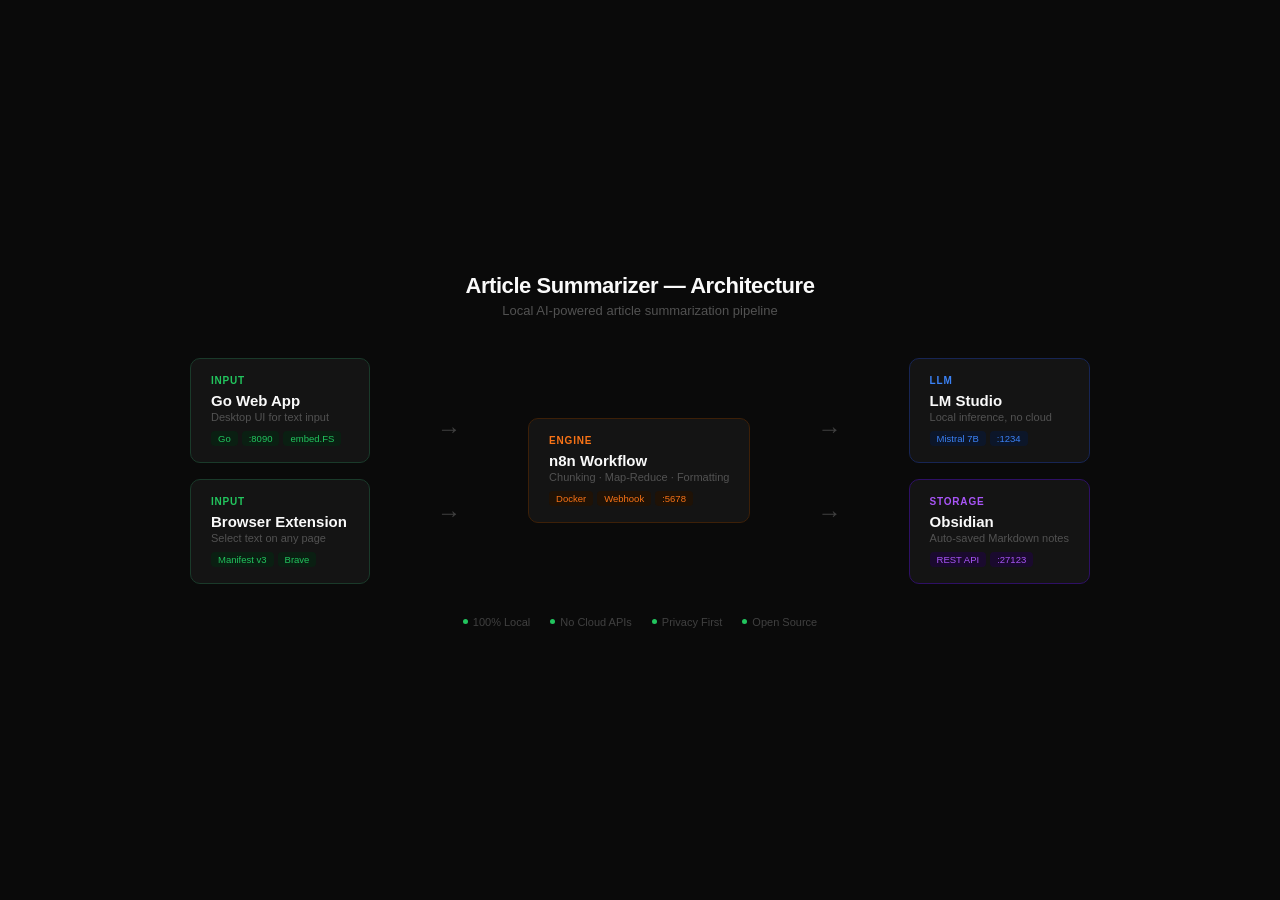
<file: diagram.html>
<!DOCTYPE html>
<html>
<head>
<meta charset="UTF-8">
<style>
  * { margin: 0; padding: 0; box-sizing: border-box; }
  body {
    background: #0a0a0a;
    display: flex;
    align-items: center;
    justify-content: center;
    min-height: 100vh;
    font-family: 'Segoe UI', -apple-system, sans-serif;
    padding: 40px;
  }
  .container {
    width: 900px;
    position: relative;
  }
  .title {
    text-align: center;
    margin-bottom: 40px;
  }
  .title h1 {
    color: #fafafa;
    font-size: 22px;
    font-weight: 600;
    letter-spacing: -0.02em;
  }
  .title p {
    color: #525252;
    font-size: 13px;
    margin-top: 4px;
  }
  .row {
    display: flex;
    justify-content: space-between;
    align-items: center;
    gap: 20px;
  }
  .col {
    display: flex;
    flex-direction: column;
    gap: 16px;
  }
  .node {
    background: #141414;
    border: 1px solid #262626;
    border-radius: 10px;
    padding: 16px 20px;
    min-width: 180px;
    position: relative;
  }
  .node-label {
    font-size: 10px;
    text-transform: uppercase;
    letter-spacing: 0.08em;
    font-weight: 600;
    margin-bottom: 6px;
  }
  .node-name {
    font-size: 15px;
    font-weight: 600;
    color: #fafafa;
    margin-bottom: 2px;
  }
  .node-desc {
    font-size: 11px;
    color: #525252;
  }
  .node-tech {
    margin-top: 8px;
    display: flex;
    gap: 4px;
  }
  .tag {
    font-size: 9.5px;
    padding: 2px 7px;
    border-radius: 4px;
    font-weight: 500;
  }
  /* Colors */
  .input .node-label { color: #22c55e; }
  .input .node { border-color: #1a3a2a; }
  .input .tag { background: #0a1f12; color: #22c55e; }

  .engine .node-label { color: #f97316; }
  .engine .node { border-color: #3d2008; min-width: 200px; }
  .engine .tag { background: #1f1206; color: #f97316; }

  .process .node-label { color: #3b82f6; }
  .process .node { border-color: #172554; }
  .process .tag { background: #0c1629; color: #3b82f6; }

  .storage .node-label { color: #a855f7; }
  .storage .node { border-color: #2e1065; }
  .storage .tag { background: #1a0a2e; color: #a855f7; }

  /* Arrows */
  .arrows {
    position: absolute;
    top: 0; left: 0;
    width: 100%;
    height: 100%;
    pointer-events: none;
  }
  svg { position: absolute; top: 0; left: 0; width: 100%; height: 100%; }
  .arrow-line {
    stroke-width: 1.5;
    fill: none;
    stroke-dasharray: 6 3;
  }
  .arrow-head {
    stroke-width: 1.5;
  }

  .footer {
    text-align: center;
    margin-top: 32px;
    display: flex;
    justify-content: center;
    gap: 20px;
  }
  .footer span {
    font-size: 11px;
    color: #404040;
    display: flex;
    align-items: center;
    gap: 5px;
  }
  .footer .dot {
    width: 5px; height: 5px;
    border-radius: 50%;
    background: #22c55e;
  }
</style>
</head>
<body>
<div class="container">
  <div class="title">
    <h1>Article Summarizer — Architecture</h1>
    <p>Local AI-powered article summarization pipeline</p>
  </div>

  <div class="row">
    <!-- INPUT COLUMN -->
    <div class="col input">
      <div class="node">
        <div class="node-label">Input</div>
        <div class="node-name">Go Web App</div>
        <div class="node-desc">Desktop UI for text input</div>
        <div class="node-tech">
          <span class="tag">Go</span>
          <span class="tag">:8090</span>
          <span class="tag">embed.FS</span>
        </div>
      </div>
      <div class="node">
        <div class="node-label">Input</div>
        <div class="node-name">Browser Extension</div>
        <div class="node-desc">Select text on any page</div>
        <div class="node-tech">
          <span class="tag">Manifest v3</span>
          <span class="tag">Brave</span>
        </div>
      </div>
    </div>

    <!-- ARROW COLUMN -->
    <div style="color: #404040; font-size: 24px; display: flex; flex-direction: column; gap: 56px;">
      <span>→</span>
      <span>→</span>
    </div>

    <!-- ENGINE -->
    <div class="col engine">
      <div class="node">
        <div class="node-label">Engine</div>
        <div class="node-name">n8n Workflow</div>
        <div class="node-desc">Chunking · Map-Reduce · Formatting</div>
        <div class="node-tech">
          <span class="tag">Docker</span>
          <span class="tag">Webhook</span>
          <span class="tag">:5678</span>
        </div>
      </div>
    </div>

    <!-- ARROW COLUMN -->
    <div style="color: #404040; font-size: 24px; display: flex; flex-direction: column; gap: 56px;">
      <span>→</span>
      <span>→</span>
    </div>

    <!-- OUTPUT COLUMN -->
    <div class="col">
      <div class="process">
        <div class="node">
          <div class="node-label">LLM</div>
          <div class="node-name">LM Studio</div>
          <div class="node-desc">Local inference, no cloud</div>
          <div class="node-tech">
            <span class="tag">Mistral 7B</span>
            <span class="tag">:1234</span>
          </div>
        </div>
      </div>
      <div class="storage">
        <div class="node">
          <div class="node-label">Storage</div>
          <div class="node-name">Obsidian</div>
          <div class="node-desc">Auto-saved Markdown notes</div>
          <div class="node-tech">
            <span class="tag">REST API</span>
            <span class="tag">:27123</span>
          </div>
        </div>
      </div>
    </div>
  </div>

  <div class="footer">
    <span><div class="dot"></div> 100% Local</span>
    <span><div class="dot"></div> No Cloud APIs</span>
    <span><div class="dot"></div> Privacy First</span>
    <span><div class="dot"></div> Open Source</span>
  </div>
</div>
</body>
</html>
</file>
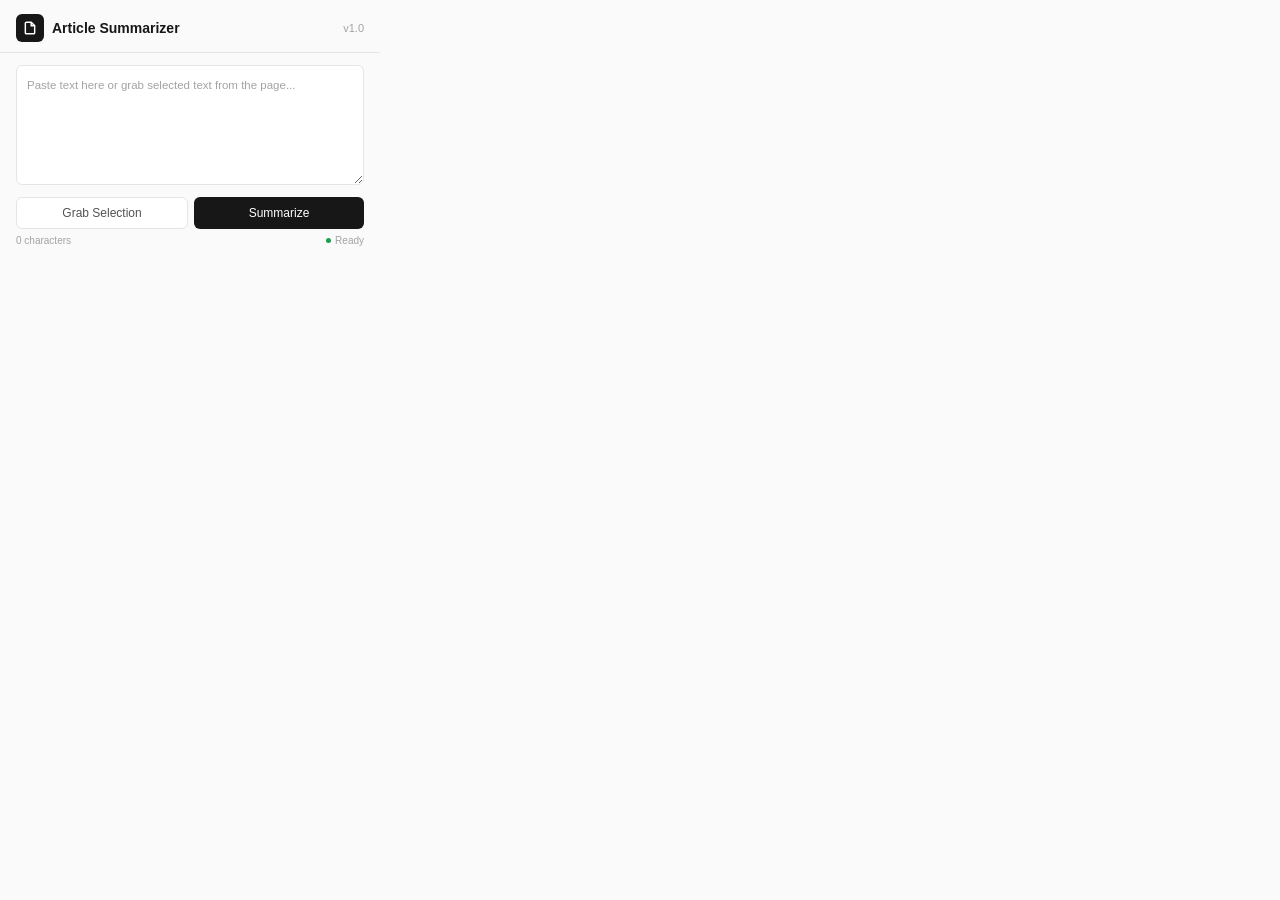
<file: chrome-extension/popup.html>
<!DOCTYPE html>
<html lang="en">
<head>
  <meta charset="UTF-8">
  <title>Article Summarizer</title>
  <style>
    * { margin: 0; padding: 0; box-sizing: border-box; }

    body {
      width: 380px;
      font-family: 'Segoe UI', -apple-system, sans-serif;
      background: #fafafa;
      color: #171717;
    }

    .header {
      padding: 14px 16px 10px;
      border-bottom: 1px solid #e5e5e5;
      display: flex;
      align-items: center;
      gap: 8px;
    }

    .header-icon {
      width: 28px; height: 28px;
      background: #171717;
      border-radius: 6px;
      display: flex; align-items: center; justify-content: center;
    }

    .header-icon svg { width: 14px; height: 14px; color: white; }

    .header h1 { font-size: 14px; font-weight: 600; }
    .header span { font-size: 11px; color: #a3a3a3; margin-left: auto; }

    .body { padding: 12px 16px; }

    textarea {
      width: 100%;
      height: 120px;
      padding: 10px;
      border: 1px solid #e5e5e5;
      border-radius: 6px;
      font-family: inherit;
      font-size: 12.5px;
      line-height: 1.6;
      resize: vertical;
      outline: none;
      background: #fff;
      color: #171717;
    }

    textarea:focus { border-color: #171717; }
    textarea::placeholder { color: #a3a3a3; font-size: 11.5px; }

    .actions {
      display: flex;
      gap: 6px;
      margin-top: 8px;
    }

    .btn {
      flex: 1;
      padding: 8px;
      border: none;
      border-radius: 6px;
      font-family: inherit;
      font-size: 12px;
      font-weight: 500;
      cursor: pointer;
      transition: all 0.1s;
    }

    .btn:active { transform: scale(0.98); }

    .btn-grab {
      background: #fff;
      color: #525252;
      border: 1px solid #e5e5e5;
    }
    .btn-grab:hover { background: #f0f0f0; }

    .btn-send {
      background: #171717;
      color: white;
    }
    .btn-send:hover { background: #404040; }
    .btn-send:disabled { opacity: 0.4; cursor: not-allowed; }

    .info {
      display: flex;
      justify-content: space-between;
      align-items: center;
      margin-top: 6px;
      font-size: 10px;
      color: #a3a3a3;
    }

    .status {
      display: flex; align-items: center; gap: 4px;
    }

    .status-dot {
      width: 5px; height: 5px;
      border-radius: 50%;
      background: #16a34a;
    }

    .status-dot.loading { background: #ca8a04; animation: blink 0.8s infinite; }
    .status-dot.error { background: #dc2626; }

    @keyframes blink { 50% { opacity: 0.3; } }

    .result {
      margin-top: 10px;
      padding: 10px;
      background: #fff;
      border: 1px solid #e5e5e5;
      border-radius: 6px;
      font-size: 12px;
      line-height: 1.7;
      max-height: 300px;
      overflow-y: auto;
      white-space: pre-wrap;
      word-break: break-word;
      display: none;
    }

    .result.visible { display: block; }
    .result.error { border-color: #fecaca; color: #dc2626; }
    .result.success { border-color: #bbf7d0; }

    .result-actions {
      display: flex;
      gap: 6px;
      margin-top: 6px;
      display: none;
    }

    .result-actions.visible { display: flex; }

    .btn-sm {
      padding: 5px 10px;
      font-size: 10.5px;
      border-radius: 4px;
      border: 1px solid #e5e5e5;
      background: #fff;
      color: #525252;
      cursor: pointer;
      font-family: inherit;
    }
    .btn-sm:hover { background: #f0f0f0; }
  </style>
</head>
<body>
  <div class="header">
    <div class="header-icon">
      <svg viewBox="0 0 24 24" fill="none" stroke="currentColor" stroke-width="2.5">
        <path d="M14 2H6a2 2 0 0 0-2 2v16a2 2 0 0 0 2 2h12a2 2 0 0 0 2-2V8z"/>
        <polyline points="14 2 14 8 20 8"/>
      </svg>
    </div>
    <h1>Article Summarizer</h1>
    <span>v1.0</span>
  </div>

  <div class="body">
    <textarea id="textInput" placeholder="Paste text here or grab selected text from the page..."></textarea>

    <div class="actions">
      <button class="btn btn-grab" id="grabBtn">Grab Selection</button>
      <button class="btn btn-send" id="sendBtn">Summarize</button>
    </div>

    <div class="info">
      <span id="charCount">0 characters</span>
      <div class="status">
        <div class="status-dot" id="statusDot"></div>
        <span id="statusText">Ready</span>
      </div>
    </div>

    <div class="result" id="result"></div>

    <div class="result-actions" id="resultActions">
      <button class="btn-sm" id="copyBtn"> Copy</button>
      <button class="btn-sm" id="clearBtn"> Clear</button>
    </div>
  </div>

  <script src="popup.js"></script>
</body>
</html>
</file>
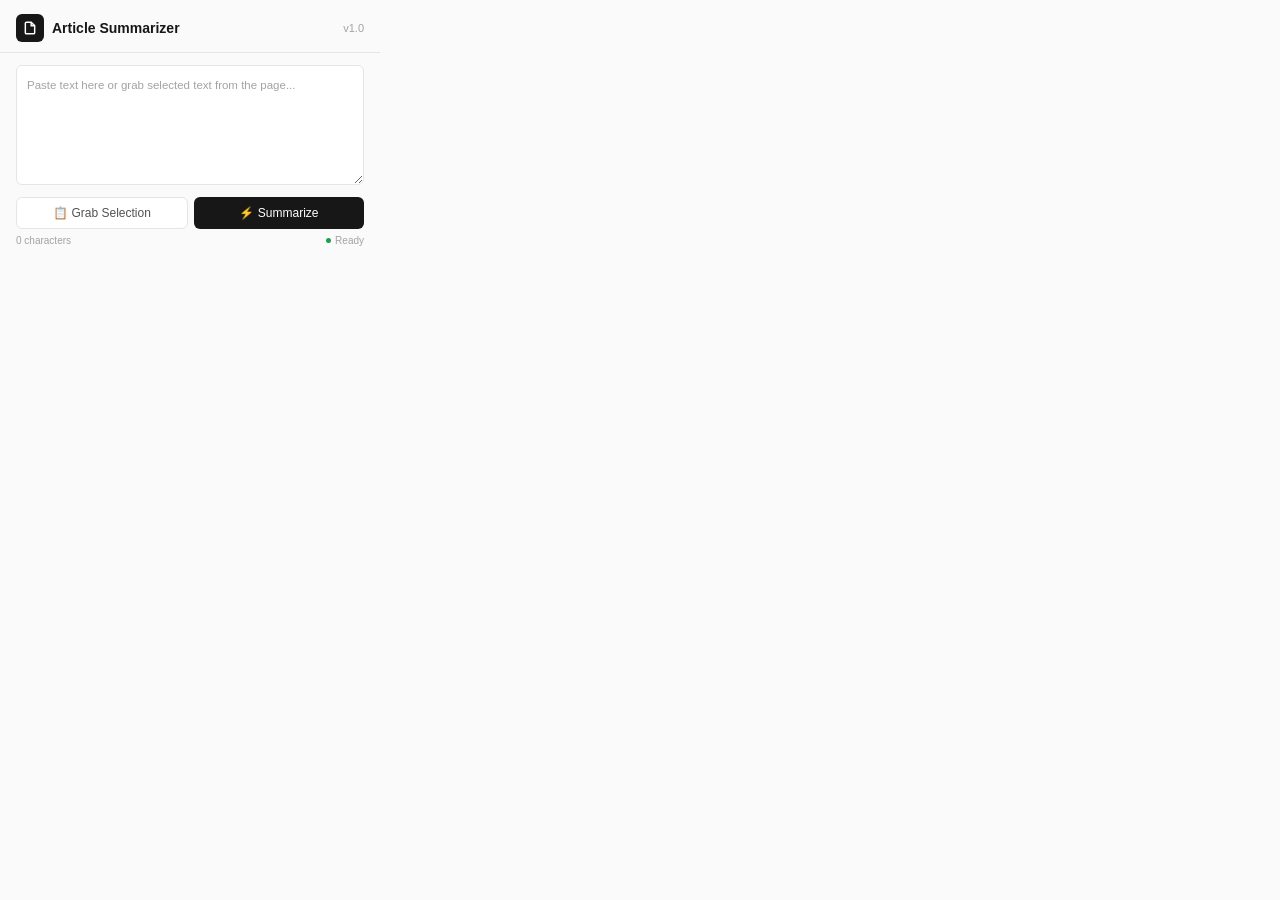
<file: extension/popup.html>
<!DOCTYPE html>
<html lang="en">
<head>
  <meta charset="UTF-8">
  <title>Article Summarizer</title>
  <style>
    * { margin: 0; padding: 0; box-sizing: border-box; }

    body {
      width: 380px;
      font-family: 'Segoe UI', -apple-system, sans-serif;
      background: #fafafa;
      color: #171717;
    }

    .header {
      padding: 14px 16px 10px;
      border-bottom: 1px solid #e5e5e5;
      display: flex;
      align-items: center;
      gap: 8px;
    }

    .header-icon {
      width: 28px; height: 28px;
      background: #171717;
      border-radius: 6px;
      display: flex; align-items: center; justify-content: center;
    }

    .header-icon svg { width: 14px; height: 14px; color: white; }

    .header h1 { font-size: 14px; font-weight: 600; }
    .header span { font-size: 11px; color: #a3a3a3; margin-left: auto; }

    .body { padding: 12px 16px; }

    textarea {
      width: 100%;
      height: 120px;
      padding: 10px;
      border: 1px solid #e5e5e5;
      border-radius: 6px;
      font-family: inherit;
      font-size: 12.5px;
      line-height: 1.6;
      resize: vertical;
      outline: none;
      background: #fff;
      color: #171717;
    }

    textarea:focus { border-color: #171717; }
    textarea::placeholder { color: #a3a3a3; font-size: 11.5px; }

    .actions {
      display: flex;
      gap: 6px;
      margin-top: 8px;
    }

    .btn {
      flex: 1;
      padding: 8px;
      border: none;
      border-radius: 6px;
      font-family: inherit;
      font-size: 12px;
      font-weight: 500;
      cursor: pointer;
      transition: all 0.1s;
    }

    .btn:active { transform: scale(0.98); }

    .btn-grab {
      background: #fff;
      color: #525252;
      border: 1px solid #e5e5e5;
    }
    .btn-grab:hover { background: #f0f0f0; }

    .btn-send {
      background: #171717;
      color: white;
    }
    .btn-send:hover { background: #404040; }
    .btn-send:disabled { opacity: 0.4; cursor: not-allowed; }

    .info {
      display: flex;
      justify-content: space-between;
      align-items: center;
      margin-top: 6px;
      font-size: 10px;
      color: #a3a3a3;
    }

    .status {
      display: flex; align-items: center; gap: 4px;
    }

    .status-dot {
      width: 5px; height: 5px;
      border-radius: 50%;
      background: #16a34a;
    }

    .status-dot.loading { background: #ca8a04; animation: blink 0.8s infinite; }
    .status-dot.error { background: #dc2626; }

    @keyframes blink { 50% { opacity: 0.3; } }

    .result {
      margin-top: 10px;
      padding: 10px;
      background: #fff;
      border: 1px solid #e5e5e5;
      border-radius: 6px;
      font-size: 12px;
      line-height: 1.7;
      max-height: 300px;
      overflow-y: auto;
      white-space: pre-wrap;
      word-break: break-word;
      display: none;
    }

    .result.visible { display: block; }
    .result.error { border-color: #fecaca; color: #dc2626; }
    .result.success { border-color: #bbf7d0; }

    .result-actions {
      display: flex;
      gap: 6px;
      margin-top: 6px;
      display: none;
    }

    .result-actions.visible { display: flex; }

    .btn-sm {
      padding: 5px 10px;
      font-size: 10.5px;
      border-radius: 4px;
      border: 1px solid #e5e5e5;
      background: #fff;
      color: #525252;
      cursor: pointer;
      font-family: inherit;
    }
    .btn-sm:hover { background: #f0f0f0; }
  </style>
</head>
<body>
  <div class="header">
    <div class="header-icon">
      <svg viewBox="0 0 24 24" fill="none" stroke="currentColor" stroke-width="2.5">
        <path d="M14 2H6a2 2 0 0 0-2 2v16a2 2 0 0 0 2 2h12a2 2 0 0 0 2-2V8z"/>
        <polyline points="14 2 14 8 20 8"/>
      </svg>
    </div>
    <h1>Article Summarizer</h1>
    <span>v1.0</span>
  </div>

  <div class="body">
    <textarea id="textInput" placeholder="Paste text here or grab selected text from the page..."></textarea>

    <div class="actions">
      <button class="btn btn-grab" id="grabBtn">📋 Grab Selection</button>
      <button class="btn btn-send" id="sendBtn">⚡ Summarize</button>
    </div>

    <div class="info">
      <span id="charCount">0 characters</span>
      <div class="status">
        <div class="status-dot" id="statusDot"></div>
        <span id="statusText">Ready</span>
      </div>
    </div>

    <div class="result" id="result"></div>

    <div class="result-actions" id="resultActions">
      <button class="btn-sm" id="copyBtn">📋 Copy</button>
      <button class="btn-sm" id="clearBtn">🗑 Clear</button>
    </div>
  </div>

  <script src="popup.js"></script>
</body>
</html>
</file>
